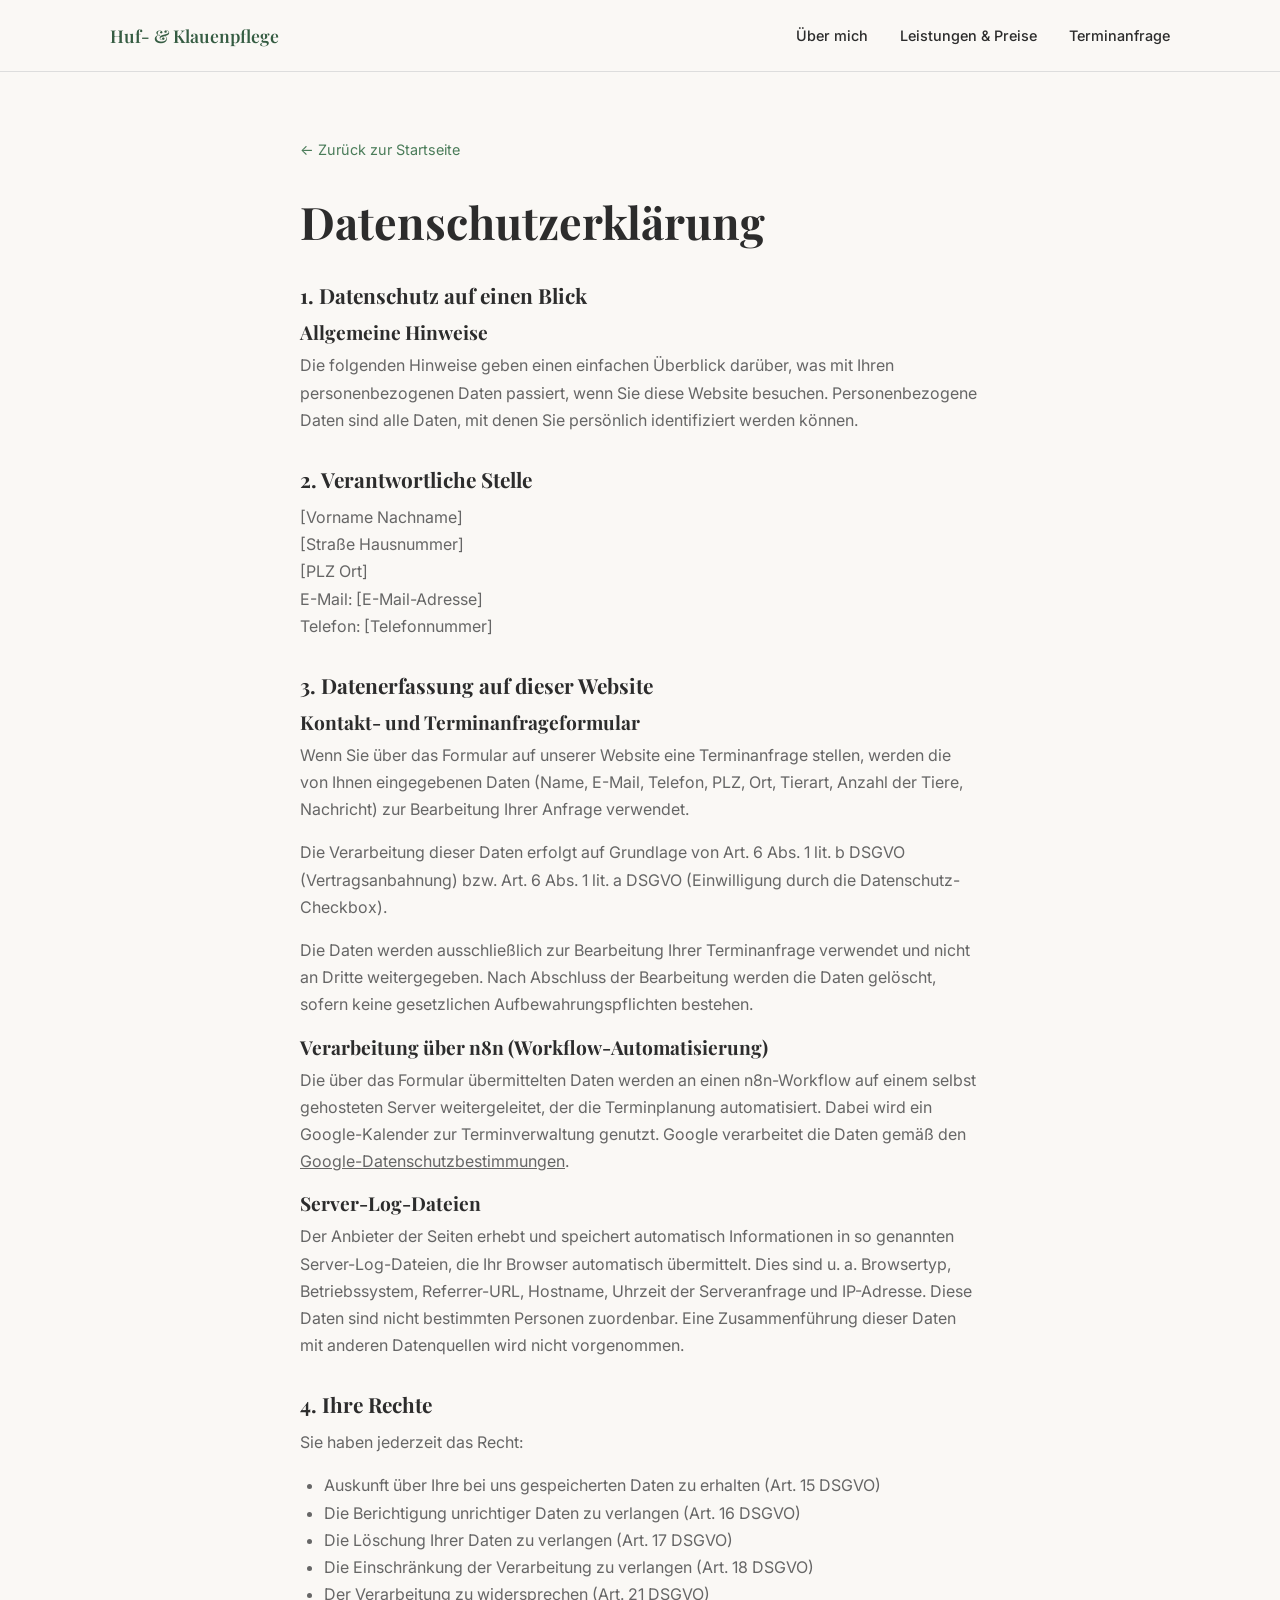
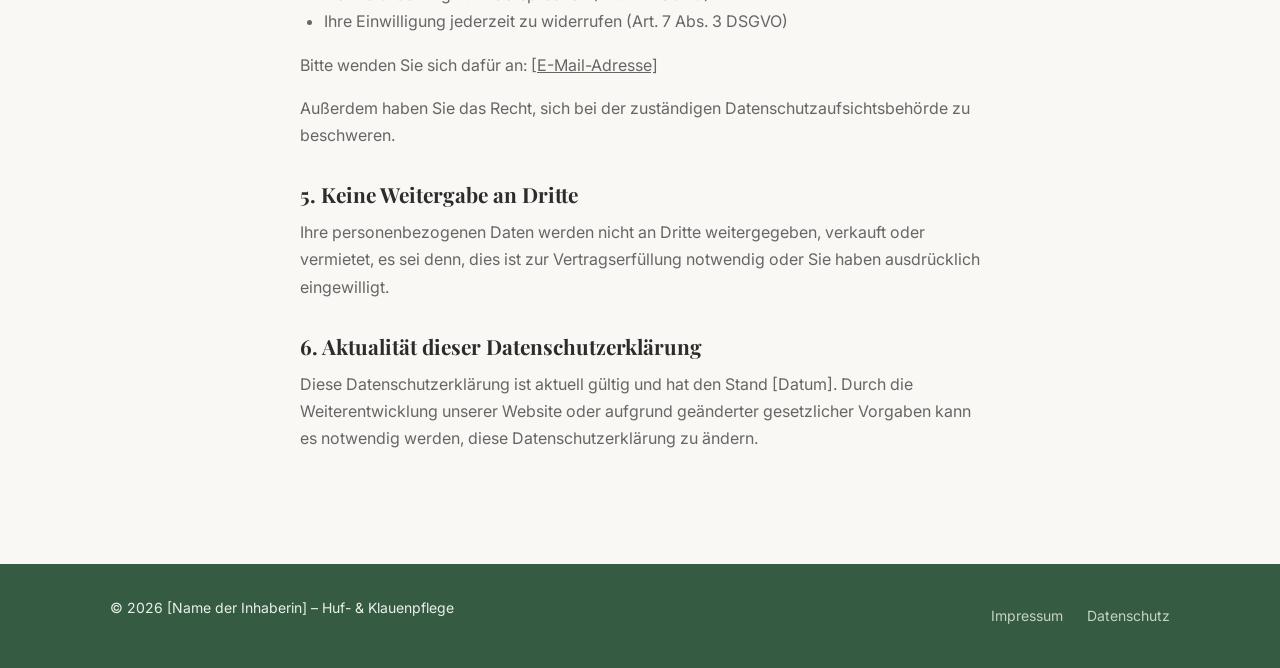
<file: hufpflege-homepage/src/datenschutz.html>
<!DOCTYPE html>
<html lang="de">
<head>
  <meta charset="UTF-8" />
  <meta name="viewport" content="width=device-width, initial-scale=1.0" />
  <title>Datenschutz – Huf- &amp; Klauenpflege [Name]</title>
  <link rel="stylesheet" href="css/style.css" />
  <link rel="preconnect" href="https://fonts.googleapis.com" />
  <link href="https://fonts.googleapis.com/css2?family=Playfair+Display:wght@400;600&family=Inter:wght@300;400;500&display=swap" rel="stylesheet" />
</head>
<body>

  <header class="site-header">
    <nav class="nav container">
      <a href="index.html" class="nav-logo">Huf- &amp; Klauenpflege</a>
      <button class="nav-toggle" aria-label="Menü öffnen" aria-expanded="false">
        <span></span><span></span><span></span>
      </button>
      <ul class="nav-links">
        <li><a href="index.html#ueber-mich">Über mich</a></li>
        <li><a href="index.html#leistungen">Leistungen &amp; Preise</a></li>
        <li><a href="index.html#terminanfrage">Terminanfrage</a></li>
      </ul>
    </nav>
  </header>

  <main>
    <div class="section section-light page-content">
      <div class="container container-narrow">

        <a href="index.html" class="back-link">← Zurück zur Startseite</a>

        <h1>Datenschutzerklärung</h1>

        <h2>1. Datenschutz auf einen Blick</h2>
        <h3>Allgemeine Hinweise</h3>
        <p>
          Die folgenden Hinweise geben einen einfachen Überblick darüber, was mit Ihren personenbezogenen Daten
          passiert, wenn Sie diese Website besuchen. Personenbezogene Daten sind alle Daten, mit denen Sie
          persönlich identifiziert werden können.
        </p>

        <h2>2. Verantwortliche Stelle</h2>
        <address>
          [Vorname Nachname]<br />
          [Straße Hausnummer]<br />
          [PLZ Ort]<br />
          E-Mail: [E-Mail-Adresse]<br />
          Telefon: [Telefonnummer]
        </address>

        <h2>3. Datenerfassung auf dieser Website</h2>

        <h3>Kontakt- und Terminanfrageformular</h3>
        <p>
          Wenn Sie über das Formular auf unserer Website eine Terminanfrage stellen, werden die von Ihnen
          eingegebenen Daten (Name, E-Mail, Telefon, PLZ, Ort, Tierart, Anzahl der Tiere, Nachricht) zur
          Bearbeitung Ihrer Anfrage verwendet.
        </p>
        <p>
          Die Verarbeitung dieser Daten erfolgt auf Grundlage von Art. 6 Abs. 1 lit. b DSGVO (Vertragsanbahnung)
          bzw. Art. 6 Abs. 1 lit. a DSGVO (Einwilligung durch die Datenschutz-Checkbox).
        </p>
        <p>
          Die Daten werden ausschließlich zur Bearbeitung Ihrer Terminanfrage verwendet und nicht an Dritte
          weitergegeben. Nach Abschluss der Bearbeitung werden die Daten gelöscht, sofern keine gesetzlichen
          Aufbewahrungspflichten bestehen.
        </p>

        <h3>Verarbeitung über n8n (Workflow-Automatisierung)</h3>
        <p>
          Die über das Formular übermittelten Daten werden an einen n8n-Workflow auf einem selbst gehosteten
          Server weitergeleitet, der die Terminplanung automatisiert. Dabei wird ein Google-Kalender zur
          Terminverwaltung genutzt. Google verarbeitet die Daten gemäß den
          <a href="https://policies.google.com/privacy" target="_blank" rel="noopener">Google-Datenschutzbestimmungen</a>.
        </p>

        <h3>Server-Log-Dateien</h3>
        <p>
          Der Anbieter der Seiten erhebt und speichert automatisch Informationen in so genannten
          Server-Log-Dateien, die Ihr Browser automatisch übermittelt. Dies sind u. a. Browsertyp, Betriebssystem,
          Referrer-URL, Hostname, Uhrzeit der Serveranfrage und IP-Adresse. Diese Daten sind nicht bestimmten
          Personen zuordenbar. Eine Zusammenführung dieser Daten mit anderen Datenquellen wird nicht vorgenommen.
        </p>

        <h2>4. Ihre Rechte</h2>
        <p>Sie haben jederzeit das Recht:</p>
        <ul>
          <li>Auskunft über Ihre bei uns gespeicherten Daten zu erhalten (Art. 15 DSGVO)</li>
          <li>Die Berichtigung unrichtiger Daten zu verlangen (Art. 16 DSGVO)</li>
          <li>Die Löschung Ihrer Daten zu verlangen (Art. 17 DSGVO)</li>
          <li>Die Einschränkung der Verarbeitung zu verlangen (Art. 18 DSGVO)</li>
          <li>Der Verarbeitung zu widersprechen (Art. 21 DSGVO)</li>
          <li>Ihre Einwilligung jederzeit zu widerrufen (Art. 7 Abs. 3 DSGVO)</li>
        </ul>
        <p>
          Bitte wenden Sie sich dafür an: <a href="mailto:[E-Mail-Adresse]">[E-Mail-Adresse]</a>
        </p>
        <p>
          Außerdem haben Sie das Recht, sich bei der zuständigen Datenschutzaufsichtsbehörde zu beschweren.
        </p>

        <h2>5. Keine Weitergabe an Dritte</h2>
        <p>
          Ihre personenbezogenen Daten werden nicht an Dritte weitergegeben, verkauft oder vermietet,
          es sei denn, dies ist zur Vertragserfüllung notwendig oder Sie haben ausdrücklich eingewilligt.
        </p>

        <h2>6. Aktualität dieser Datenschutzerklärung</h2>
        <p>
          Diese Datenschutzerklärung ist aktuell gültig und hat den Stand [Datum]. Durch die Weiterentwicklung
          unserer Website oder aufgrund geänderter gesetzlicher Vorgaben kann es notwendig werden, diese
          Datenschutzerklärung zu ändern.
        </p>

      </div>
    </div>
  </main>

  <footer class="site-footer">
    <div class="container footer-inner">
      <p>&copy; <span id="year"></span> [Name der Inhaberin] – Huf- &amp; Klauenpflege</p>
      <nav class="footer-nav">
        <a href="impressum.html">Impressum</a>
        <a href="datenschutz.html">Datenschutz</a>
      </nav>
    </div>
  </footer>

  <script src="js/main.js"></script>
</body>
</html>
</file>
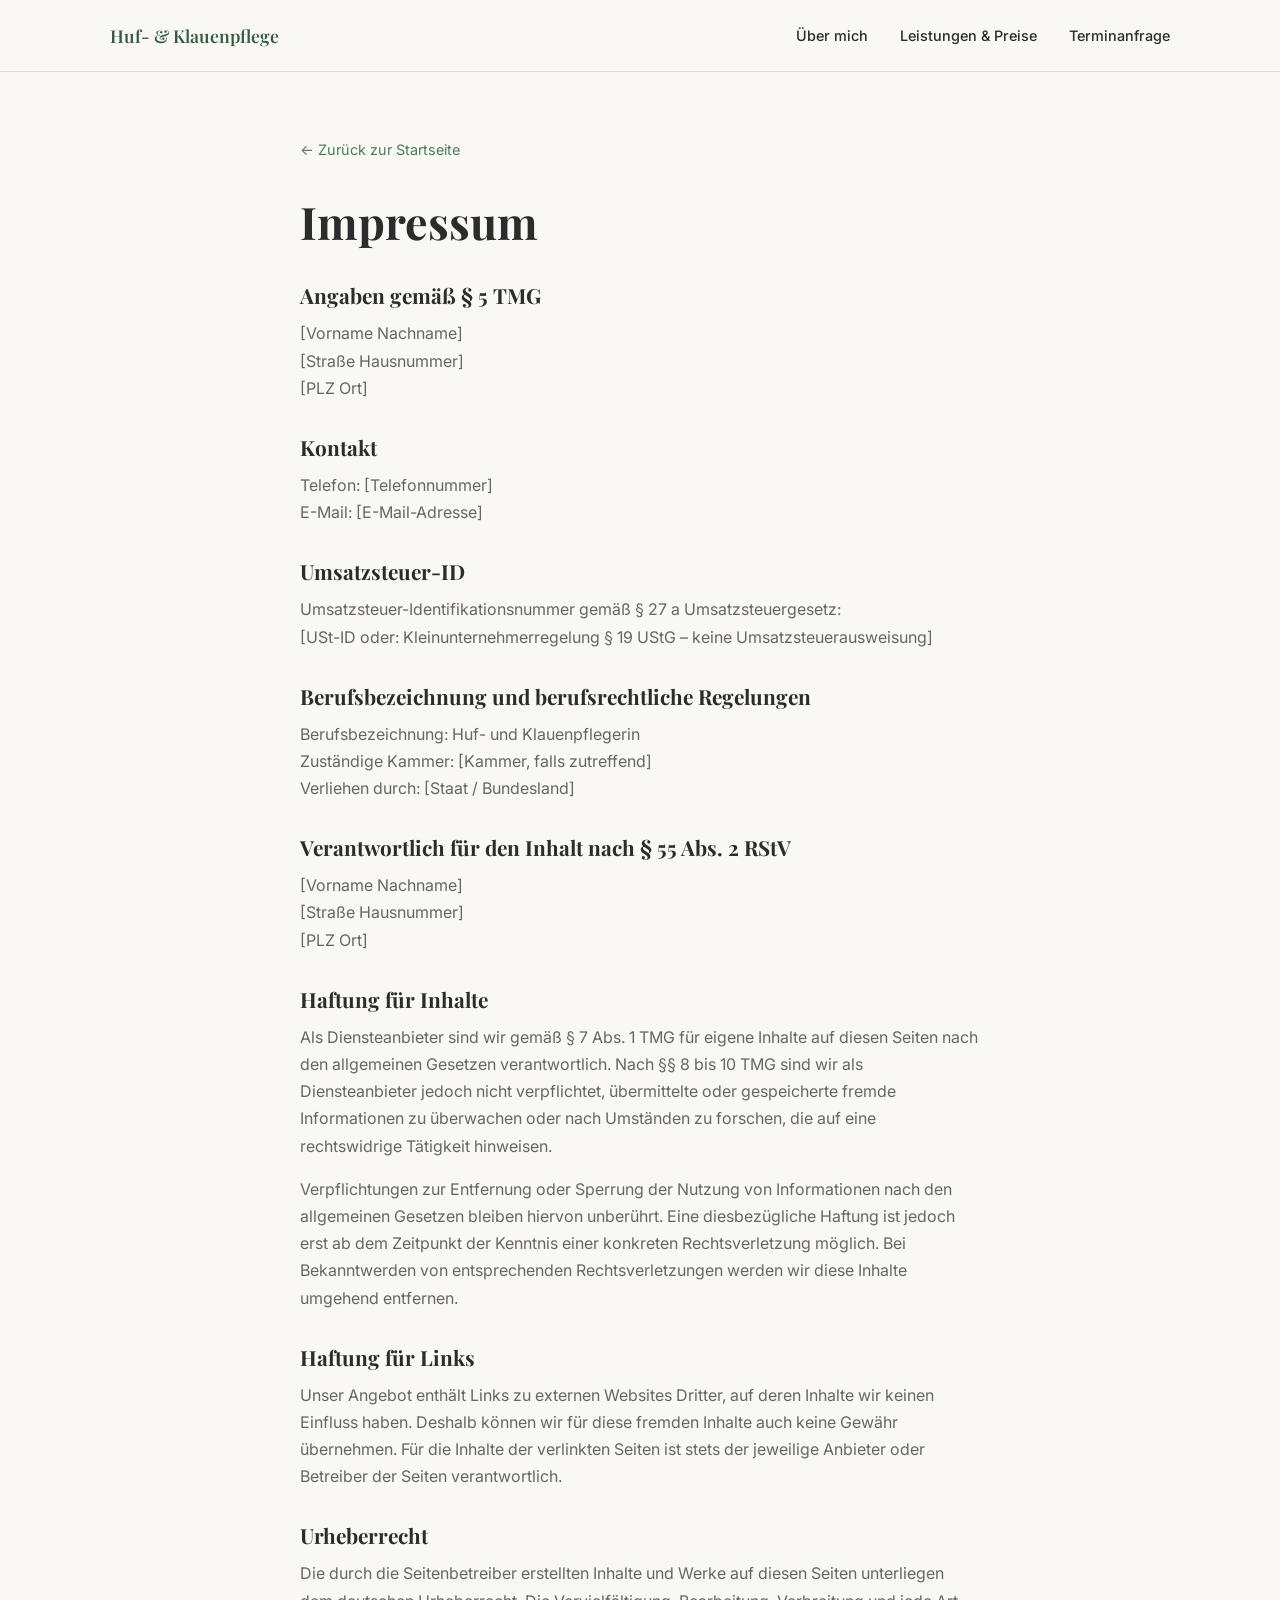
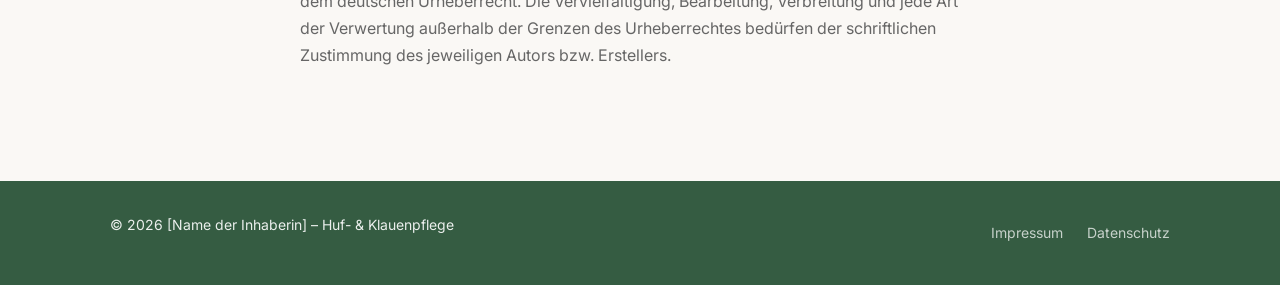
<file: hufpflege-homepage/src/impressum.html>
<!DOCTYPE html>
<html lang="de">
<head>
  <meta charset="UTF-8" />
  <meta name="viewport" content="width=device-width, initial-scale=1.0" />
  <title>Impressum – Huf- &amp; Klauenpflege [Name]</title>
  <link rel="stylesheet" href="css/style.css" />
  <link rel="preconnect" href="https://fonts.googleapis.com" />
  <link href="https://fonts.googleapis.com/css2?family=Playfair+Display:wght@400;600&family=Inter:wght@300;400;500&display=swap" rel="stylesheet" />
</head>
<body>

  <header class="site-header">
    <nav class="nav container">
      <a href="index.html" class="nav-logo">Huf- &amp; Klauenpflege</a>
      <button class="nav-toggle" aria-label="Menü öffnen" aria-expanded="false">
        <span></span><span></span><span></span>
      </button>
      <ul class="nav-links">
        <li><a href="index.html#ueber-mich">Über mich</a></li>
        <li><a href="index.html#leistungen">Leistungen &amp; Preise</a></li>
        <li><a href="index.html#terminanfrage">Terminanfrage</a></li>
      </ul>
    </nav>
  </header>

  <main>
    <div class="section section-light page-content">
      <div class="container container-narrow">

        <a href="index.html" class="back-link">← Zurück zur Startseite</a>

        <h1>Impressum</h1>

        <h2>Angaben gemäß § 5 TMG</h2>
        <address>
          [Vorname Nachname]<br />
          [Straße Hausnummer]<br />
          [PLZ Ort]
        </address>

        <h2>Kontakt</h2>
        <p>
          Telefon: [Telefonnummer]<br />
          E-Mail: [E-Mail-Adresse]
        </p>

        <h2>Umsatzsteuer-ID</h2>
        <p>
          Umsatzsteuer-Identifikationsnummer gemäß § 27 a Umsatzsteuergesetz:<br />
          [USt-ID oder: Kleinunternehmerregelung § 19 UStG – keine Umsatzsteuerausweisung]
        </p>

        <h2>Berufsbezeichnung und berufsrechtliche Regelungen</h2>
        <p>
          Berufsbezeichnung: Huf- und Klauenpflegerin<br />
          Zuständige Kammer: [Kammer, falls zutreffend]<br />
          Verliehen durch: [Staat / Bundesland]
        </p>

        <h2>Verantwortlich für den Inhalt nach § 55 Abs. 2 RStV</h2>
        <address>
          [Vorname Nachname]<br />
          [Straße Hausnummer]<br />
          [PLZ Ort]
        </address>

        <h2>Haftung für Inhalte</h2>
        <p>
          Als Diensteanbieter sind wir gemäß § 7 Abs. 1 TMG für eigene Inhalte auf diesen Seiten nach den
          allgemeinen Gesetzen verantwortlich. Nach §§ 8 bis 10 TMG sind wir als Diensteanbieter jedoch nicht
          verpflichtet, übermittelte oder gespeicherte fremde Informationen zu überwachen oder nach Umständen
          zu forschen, die auf eine rechtswidrige Tätigkeit hinweisen.
        </p>
        <p>
          Verpflichtungen zur Entfernung oder Sperrung der Nutzung von Informationen nach den allgemeinen
          Gesetzen bleiben hiervon unberührt. Eine diesbezügliche Haftung ist jedoch erst ab dem Zeitpunkt
          der Kenntnis einer konkreten Rechtsverletzung möglich. Bei Bekanntwerden von entsprechenden
          Rechtsverletzungen werden wir diese Inhalte umgehend entfernen.
        </p>

        <h2>Haftung für Links</h2>
        <p>
          Unser Angebot enthält Links zu externen Websites Dritter, auf deren Inhalte wir keinen Einfluss haben.
          Deshalb können wir für diese fremden Inhalte auch keine Gewähr übernehmen. Für die Inhalte der
          verlinkten Seiten ist stets der jeweilige Anbieter oder Betreiber der Seiten verantwortlich.
        </p>

        <h2>Urheberrecht</h2>
        <p>
          Die durch die Seitenbetreiber erstellten Inhalte und Werke auf diesen Seiten unterliegen dem deutschen
          Urheberrecht. Die Vervielfältigung, Bearbeitung, Verbreitung und jede Art der Verwertung außerhalb der
          Grenzen des Urheberrechtes bedürfen der schriftlichen Zustimmung des jeweiligen Autors bzw. Erstellers.
        </p>

      </div>
    </div>
  </main>

  <footer class="site-footer">
    <div class="container footer-inner">
      <p>&copy; <span id="year"></span> [Name der Inhaberin] – Huf- &amp; Klauenpflege</p>
      <nav class="footer-nav">
        <a href="impressum.html">Impressum</a>
        <a href="datenschutz.html">Datenschutz</a>
      </nav>
    </div>
  </footer>

  <script src="js/main.js"></script>
</body>
</html>
</file>
<file: hufpflege-homepage/src/css/style.css>
/* ============================================================
   VARIABLEN & RESET
   ============================================================ */
:root {
  --color-green:        #4a7c59;
  --color-green-dark:   #355c42;
  --color-green-light:  #d6e8dc;
  --color-brown:        #8b6f47;
  --color-cream:        #faf8f5;
  --color-cream-dark:   #f0ebe3;
  --color-text:         #2c2c2c;
  --color-text-muted:   #666;
  --color-white:        #ffffff;
  --color-border:       #ddd;
  --color-error:        #c0392b;
  --color-success:      #27ae60;

  --font-serif:   'Playfair Display', Georgia, serif;
  --font-sans:    'Inter', system-ui, sans-serif;

  --radius:       8px;
  --radius-lg:    16px;
  --shadow:       0 4px 20px rgba(0,0,0,0.08);
  --shadow-lg:    0 8px 40px rgba(0,0,0,0.14);

  --nav-height:   72px;
  --transition:   0.25s ease;
}

*, *::before, *::after { box-sizing: border-box; margin: 0; padding: 0; }

html {
  scroll-behavior: smooth;
  scroll-padding-top: var(--nav-height);
}

body {
  font-family: var(--font-sans);
  font-size: 1rem;
  line-height: 1.7;
  color: var(--color-text);
  background: var(--color-cream);
}

img { display: block; max-width: 100%; height: auto; }
a { color: inherit; }
ul { list-style: none; }
button { cursor: pointer; }

/* ============================================================
   TYPOGRAPHY
   ============================================================ */
h1, h2, h3 { font-family: var(--font-serif); line-height: 1.25; }
h1 { font-size: clamp(2rem, 5vw, 3.5rem); }
h2 { font-size: clamp(1.6rem, 3.5vw, 2.4rem); margin-bottom: 1rem; }
h3 { font-size: 1.2rem; margin-bottom: 0.5rem; }
p  { margin-bottom: 1rem; }
p:last-child { margin-bottom: 0; }

/* ============================================================
   LAYOUT HELPERS
   ============================================================ */
.container {
  width: 100%;
  max-width: 1100px;
  margin: 0 auto;
  padding: 0 1.25rem;
}

.container-narrow {
  max-width: 720px;
}

.section {
  padding: 5rem 0;
}

.section-light { background: var(--color-cream); }
.section-dark  { background: var(--color-cream-dark); }
.section-accent { background: var(--color-green-light); }

.section-label {
  display: inline-block;
  font-size: 0.75rem;
  font-weight: 600;
  letter-spacing: 0.12em;
  text-transform: uppercase;
  color: var(--color-green);
  margin-bottom: 0.5rem;
}

.section-heading-center { text-align: center; margin-bottom: 0.5rem; }

.section-intro {
  text-align: center;
  color: var(--color-text-muted);
  max-width: 580px;
  margin: 0 auto 2.5rem;
}

/* ============================================================
   BUTTONS
   ============================================================ */
.btn {
  display: inline-block;
  padding: 0.85rem 2rem;
  border-radius: var(--radius);
  font-family: var(--font-sans);
  font-size: 0.95rem;
  font-weight: 500;
  text-decoration: none;
  border: 2px solid transparent;
  transition: background var(--transition), color var(--transition), border-color var(--transition), transform var(--transition);
}

.btn-primary {
  background: var(--color-green);
  color: var(--color-white);
  border-color: var(--color-green);
}

.btn-primary:hover {
  background: var(--color-green-dark);
  border-color: var(--color-green-dark);
  transform: translateY(-2px);
}

.btn-full { width: 100%; text-align: center; }

/* ============================================================
   NAVIGATION
   ============================================================ */
.site-header {
  position: sticky;
  top: 0;
  z-index: 100;
  background: rgba(250, 248, 245, 0.95);
  backdrop-filter: blur(8px);
  border-bottom: 1px solid var(--color-border);
  height: var(--nav-height);
  display: flex;
  align-items: center;
}

.nav {
  display: flex;
  align-items: center;
  justify-content: space-between;
  gap: 2rem;
}

.nav-logo {
  font-family: var(--font-serif);
  font-size: 1.1rem;
  font-weight: 600;
  color: var(--color-green-dark);
  text-decoration: none;
  white-space: nowrap;
}

.nav-links {
  display: flex;
  gap: 2rem;
  align-items: center;
}

.nav-links a {
  font-size: 0.9rem;
  font-weight: 500;
  color: var(--color-text);
  text-decoration: none;
  transition: color var(--transition);
}

.nav-links a:hover { color: var(--color-green); }

.nav-toggle {
  display: none;
  flex-direction: column;
  gap: 5px;
  background: none;
  border: none;
  padding: 4px;
}

.nav-toggle span {
  display: block;
  width: 24px;
  height: 2px;
  background: var(--color-text);
  border-radius: 2px;
  transition: var(--transition);
}

/* ============================================================
   HERO
   ============================================================ */
.hero {
  position: relative;
  min-height: 85vh;
  display: flex;
  align-items: center;
  overflow: hidden;
}

.hero-image-wrapper {
  position: absolute;
  inset: 0;
}

.hero-image {
  width: 100%;
  height: 100%;
  object-fit: cover;
  object-position: center;
}

.hero-overlay {
  position: absolute;
  inset: 0;
  background: linear-gradient(
    135deg,
    rgba(53, 92, 66, 0.75) 0%,
    rgba(0, 0, 0, 0.35) 100%
  );
}

.hero-content {
  position: relative;
  z-index: 1;
  color: var(--color-white);
  max-width: 680px;
  padding-top: 2rem;
  padding-bottom: 2rem;
}

.hero-eyebrow {
  font-size: 0.8rem;
  font-weight: 600;
  letter-spacing: 0.14em;
  text-transform: uppercase;
  opacity: 0.85;
  margin-bottom: 0.75rem;
}

.hero-headline {
  color: var(--color-white);
  margin-bottom: 1rem;
}

.hero-sub {
  font-size: 1.1rem;
  opacity: 0.9;
  margin-bottom: 2rem;
}

/* ============================================================
   ÜBER MICH
   ============================================================ */
.section-grid {
  display: grid;
  grid-template-columns: 1fr 1fr;
  gap: 4rem;
  align-items: center;
}

.section-image img {
  border-radius: var(--radius-lg);
  box-shadow: var(--shadow-lg);
  width: 100%;
  aspect-ratio: 4/5;
  object-fit: cover;
}

.check-list {
  margin-top: 1.25rem;
  display: flex;
  flex-direction: column;
  gap: 0.5rem;
}

.check-list li {
  padding-left: 1.5rem;
  position: relative;
  font-size: 0.95rem;
}

.check-list li::before {
  content: '✓';
  position: absolute;
  left: 0;
  color: var(--color-green);
  font-weight: 700;
}

/* ============================================================
   LEISTUNGEN / CARDS
   ============================================================ */
.cards {
  display: grid;
  grid-template-columns: repeat(auto-fit, minmax(230px, 1fr));
  gap: 1.5rem;
  margin-top: 3rem;
}

.card {
  background: var(--color-white);
  border-radius: var(--radius-lg);
  padding: 2rem 1.5rem;
  box-shadow: var(--shadow);
  transition: transform var(--transition), box-shadow var(--transition);
}

.card:hover {
  transform: translateY(-4px);
  box-shadow: var(--shadow-lg);
}

.card-icon {
  font-size: 2rem;
  margin-bottom: 1rem;
}

.card p {
  color: var(--color-text-muted);
  font-size: 0.9rem;
}

.card-price {
  margin-top: 1rem;
  font-weight: 600;
  color: var(--color-green-dark);
  font-size: 1rem;
}

.price-note {
  margin-top: 2rem;
  font-size: 0.82rem;
  color: var(--color-text-muted);
  text-align: center;
}

/* ============================================================
   GALERIE
   ============================================================ */
.gallery {
  display: grid;
  grid-template-columns: repeat(3, 1fr);
  gap: 1rem;
  margin-top: 2.5rem;
}

.gallery img {
  border-radius: var(--radius);
  width: 100%;
  aspect-ratio: 4/3;
  object-fit: cover;
  transition: transform var(--transition), box-shadow var(--transition);
}

.gallery img:hover {
  transform: scale(1.02);
  box-shadow: var(--shadow-lg);
}

/* ============================================================
   FORMULAR
   ============================================================ */
.form {
  background: var(--color-white);
  border-radius: var(--radius-lg);
  padding: 2.5rem;
  box-shadow: var(--shadow-lg);
  margin-top: 1rem;
}

.form-row {
  display: grid;
  grid-template-columns: 1fr 1fr;
  gap: 1rem;
}

.form-group {
  display: flex;
  flex-direction: column;
  gap: 0.35rem;
  margin-bottom: 1.25rem;
}

.form-group-small { max-width: 140px; }

label {
  font-size: 0.875rem;
  font-weight: 500;
  color: var(--color-text);
}

.required { color: var(--color-green-dark); }
.optional  { color: var(--color-text-muted); font-weight: 400; font-size: 0.8rem; }

input[type="text"],
input[type="email"],
input[type="tel"],
input[type="number"],
textarea {
  border: 1.5px solid var(--color-border);
  border-radius: var(--radius);
  padding: 0.65rem 0.875rem;
  font-family: var(--font-sans);
  font-size: 0.95rem;
  color: var(--color-text);
  background: var(--color-cream);
  transition: border-color var(--transition), box-shadow var(--transition);
  width: 100%;
}

input:focus,
textarea:focus {
  outline: none;
  border-color: var(--color-green);
  box-shadow: 0 0 0 3px rgba(74, 124, 89, 0.15);
  background: var(--color-white);
}

input.invalid,
textarea.invalid {
  border-color: var(--color-error);
}

textarea { resize: vertical; min-height: 110px; }

.form-fieldset {
  border: none;
  padding: 0;
  margin-bottom: 1.25rem;
}

.form-fieldset legend {
  font-size: 0.875rem;
  font-weight: 500;
  margin-bottom: 0.6rem;
}

.checkbox-group {
  display: flex;
  flex-wrap: wrap;
  gap: 0.5rem 1.25rem;
}

.checkbox-label {
  display: flex;
  align-items: center;
  gap: 0.4rem;
  font-size: 0.9rem;
  cursor: pointer;
}

.checkbox-label input[type="checkbox"] {
  width: 1rem;
  height: 1rem;
  accent-color: var(--color-green);
  flex-shrink: 0;
}

.form-group-checkbox {
  margin-top: 0.5rem;
}

.form-group-checkbox .checkbox-label {
  align-items: flex-start;
  font-size: 0.85rem;
  color: var(--color-text-muted);
  line-height: 1.5;
}

.form-group-checkbox a {
  color: var(--color-green);
  text-decoration: underline;
}

.form-status {
  padding: 0.75rem 1rem;
  border-radius: var(--radius);
  font-size: 0.9rem;
  margin-bottom: 1rem;
  display: none;
}

.form-status.success {
  display: block;
  background: #d4edda;
  color: #155724;
  border: 1px solid #c3e6cb;
}

.form-status.error {
  display: block;
  background: #f8d7da;
  color: #721c24;
  border: 1px solid #f5c6cb;
}

/* ============================================================
   FOOTER
   ============================================================ */
.site-footer {
  background: var(--color-green-dark);
  color: var(--color-white);
  padding: 2rem 0;
}

.footer-inner {
  display: flex;
  align-items: center;
  justify-content: space-between;
  flex-wrap: wrap;
  gap: 1rem;
  font-size: 0.875rem;
  opacity: 0.9;
}

.footer-nav {
  display: flex;
  gap: 1.5rem;
}

.footer-nav a {
  color: var(--color-white);
  text-decoration: none;
  opacity: 0.8;
  transition: opacity var(--transition);
}

.footer-nav a:hover { opacity: 1; text-decoration: underline; }

/* ============================================================
   IMPRESSUM / DATENSCHUTZ SEITEN
   ============================================================ */
.page-content {
  padding: 4rem 0 6rem;
}

.page-content h1 {
  font-size: clamp(1.8rem, 4vw, 2.8rem);
  margin-bottom: 2rem;
}

.page-content h2 {
  font-size: 1.3rem;
  margin-top: 2rem;
  margin-bottom: 0.75rem;
}

.page-content p,
.page-content ul,
.page-content address {
  font-style: normal;
  color: var(--color-text-muted);
  margin-bottom: 1rem;
}

.page-content ul { padding-left: 1.5rem; list-style: disc; }
.back-link { display: inline-flex; align-items: center; gap: 0.4rem; color: var(--color-green); text-decoration: none; font-size: 0.9rem; margin-bottom: 2rem; }
.back-link:hover { text-decoration: underline; }

/* ============================================================
   RESPONSIVE
   ============================================================ */
@media (max-width: 768px) {

  .nav-toggle { display: flex; }

  .nav-links {
    display: none;
    position: absolute;
    top: var(--nav-height);
    left: 0;
    right: 0;
    background: var(--color-cream);
    flex-direction: column;
    padding: 1.5rem 1.25rem;
    border-bottom: 1px solid var(--color-border);
    box-shadow: var(--shadow);
    gap: 1rem;
  }

  .nav-links.open { display: flex; }

  .section-grid {
    grid-template-columns: 1fr;
    gap: 2.5rem;
  }

  .section-image { order: -1; }

  .section-image img {
    aspect-ratio: 16/9;
  }

  .form-row { grid-template-columns: 1fr; }
  .form-group-small { max-width: 100%; }

  .gallery {
    grid-template-columns: repeat(2, 1fr);
  }

  .cards {
    grid-template-columns: 1fr;
  }

  .form { padding: 1.5rem; }

  .footer-inner {
    flex-direction: column;
    text-align: center;
  }
}

@media (max-width: 480px) {
  .gallery { grid-template-columns: 1fr; }
  .hero { min-height: 70vh; }
}
</file>
